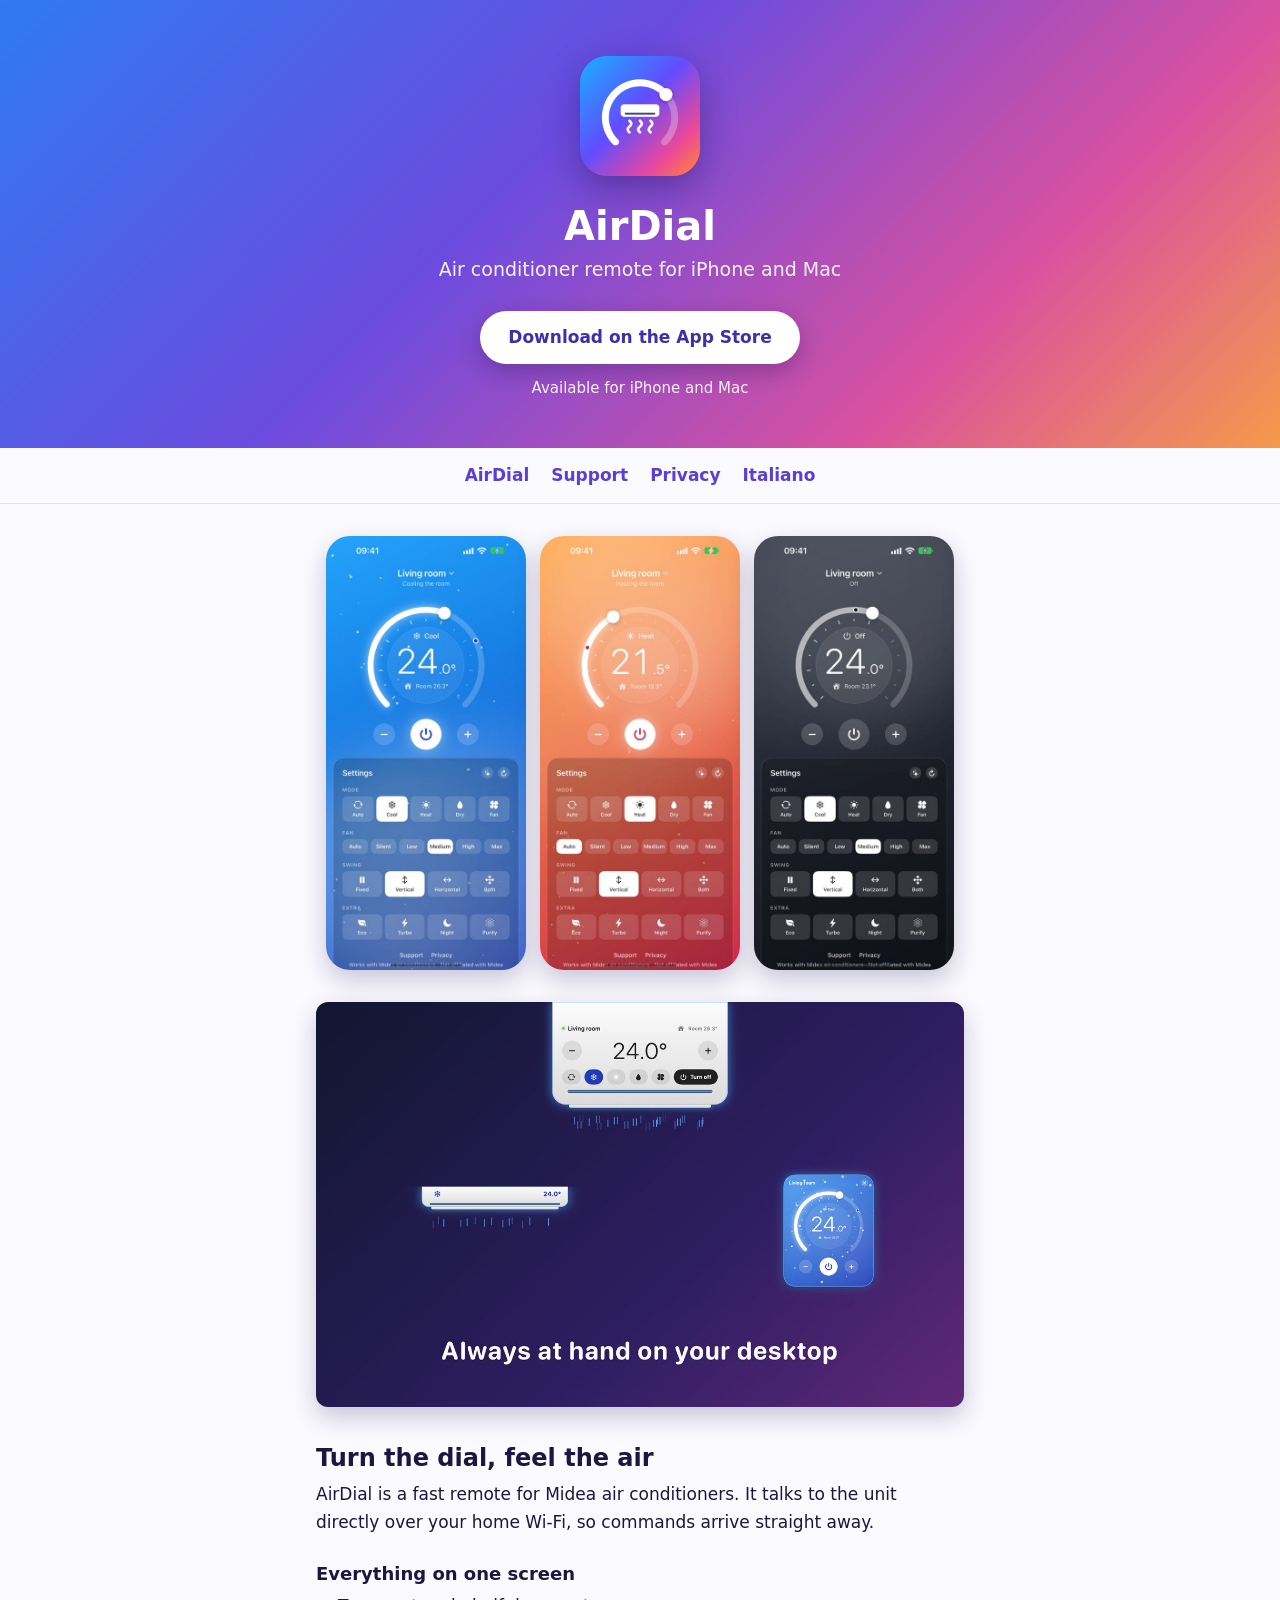
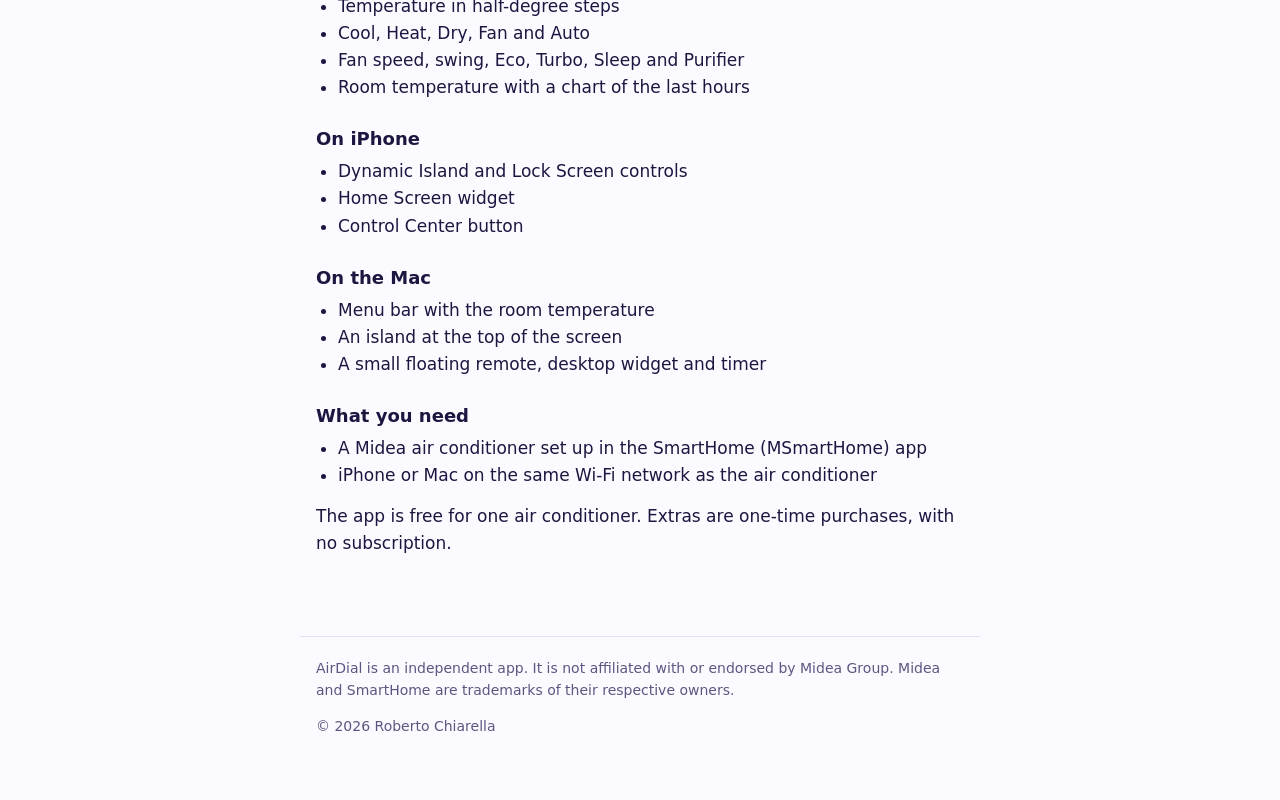
<file: index.html>
<!doctype html>
<html lang="en" data-lang="en">
<head>
<meta charset="utf-8">
<meta name="viewport" content="width=device-width, initial-scale=1">
<title>AirDial</title>
<link rel="icon" href="icon.png">
<link rel="stylesheet" href="style.css">
<script src="lang.js"></script>
</head>
<body>
<header>
<img src="icon.png" alt="AirDial">
<h1>AirDial</h1>
<p lang="en">Air conditioner remote for iPhone and Mac</p>
<p lang="it">Telecomando per condizionatore, su iPhone e Mac</p>
<a class="store" href="https://apps.apple.com/app/id6822468442">
<span lang="en">Download on the App Store</span><span lang="it">Scarica su App Store</span>
</a>
<p class="platforms"><span lang="en">Available for iPhone and Mac</span><span lang="it">Disponibile per iPhone e Mac</span></p>
</header>
<nav>
<a href="index.html">AirDial</a>
<a href="support.html"><span lang="en">Support</span><span lang="it">Assistenza</span></a>
<a href="privacy.html">Privacy</a>
<a href="#" onclick="return switchLanguage()"><span lang="en">Italiano</span><span lang="it">English</span></a>
</nav>
<main>
<div class="shots" lang="en"><img src="img/iphone-en-1-cool.jpg" alt="Cooling" width="440" height="956" loading="lazy"><img src="img/iphone-en-2-heat.jpg" alt="Heating" width="440" height="956" loading="lazy"><img src="img/iphone-en-3-off.jpg" alt="Off" width="440" height="956" loading="lazy"></div>
<img class="mac" lang="en" src="img/mac-en-desktop.jpg" alt="AirDial on the Mac" width="1200" height="750" loading="lazy">
<div class="shots" lang="it"><img src="img/iphone-it-1-cool.jpg" alt="Freddo" width="440" height="956" loading="lazy"><img src="img/iphone-it-2-heat.jpg" alt="Caldo" width="440" height="956" loading="lazy"><img src="img/iphone-it-3-off.jpg" alt="Spento" width="440" height="956" loading="lazy"></div>
<img class="mac" lang="it" src="img/mac-it-desktop.jpg" alt="AirDial sul Mac" width="1200" height="750" loading="lazy">

<div lang="en">
<h2>Turn the dial, feel the air</h2>
<p>AirDial is a fast remote for Midea air conditioners. It talks to the unit directly over your home Wi-Fi, so commands arrive straight away.</p>
<h3>Everything on one screen</h3>
<ul><li>Temperature in half-degree steps</li><li>Cool, Heat, Dry, Fan and Auto</li><li>Fan speed, swing, Eco, Turbo, Sleep and Purifier</li><li>Room temperature with a chart of the last hours</li></ul>
<h3>On iPhone</h3>
<ul><li>Dynamic Island and Lock Screen controls</li><li>Home Screen widget</li><li>Control Center button</li></ul>
<h3>On the Mac</h3>
<ul><li>Menu bar with the room temperature</li><li>An island at the top of the screen</li><li>A small floating remote, desktop widget and timer</li></ul>
<h3>What you need</h3>
<ul><li>A Midea air conditioner set up in the SmartHome (MSmartHome) app</li><li>iPhone or Mac on the same Wi-Fi network as the air conditioner</li></ul>
<p>The app is free for one air conditioner. Extras are one-time purchases, with no subscription.</p>
</div>
<div lang="it">
<h2>Gira la manopola e senti l'aria</h2>
<p>AirDial è un telecomando rapido per i condizionatori Midea. Parla con il condizionatore direttamente dal Wi-Fi di casa, quindi i comandi arrivano subito.</p>
<h3>Tutto in una schermata</h3>
<ul><li>Temperatura a passi di mezzo grado</li><li>Freddo, Caldo, Deumidificatore, Ventola e Auto</li><li>Velocità della ventola, alette, Eco, Turbo, Notte e Purificatore</li><li>Temperatura in stanza con il grafico delle ultime ore</li></ul>
<h3>Su iPhone</h3>
<ul><li>Comandi in Dynamic Island e nella schermata di blocco</li><li>Widget per la schermata Home</li><li>Pulsante nel Centro di Controllo</li></ul>
<h3>Sul Mac</h3>
<ul><li>Barra dei menu con la temperatura in stanza</li><li>Un'isola in alto sullo schermo</li><li>Mini telecomando, widget per la scrivania e timer</li></ul>
<h3>Cosa serve</h3>
<ul><li>Un condizionatore Midea configurato nell'app SmartHome (MSmartHome)</li><li>iPhone o Mac sulla stessa rete Wi-Fi del condizionatore</li></ul>
<p>L'app è gratuita per un condizionatore. Gli extra sono acquisti una tantum, senza abbonamento.</p>
</div>
</main>
<footer>
<p lang="en">AirDial is an independent app. It is not affiliated with or endorsed by Midea Group. Midea and SmartHome are trademarks of their respective owners.</p>
<p lang="it">AirDial è un'app indipendente. Non è affiliata a Midea Group né approvata da essa. Midea e SmartHome sono marchi dei rispettivi proprietari.</p>
<p>© 2026 Roberto Chiarella</p>
</footer>
</body>
</html>
</file>
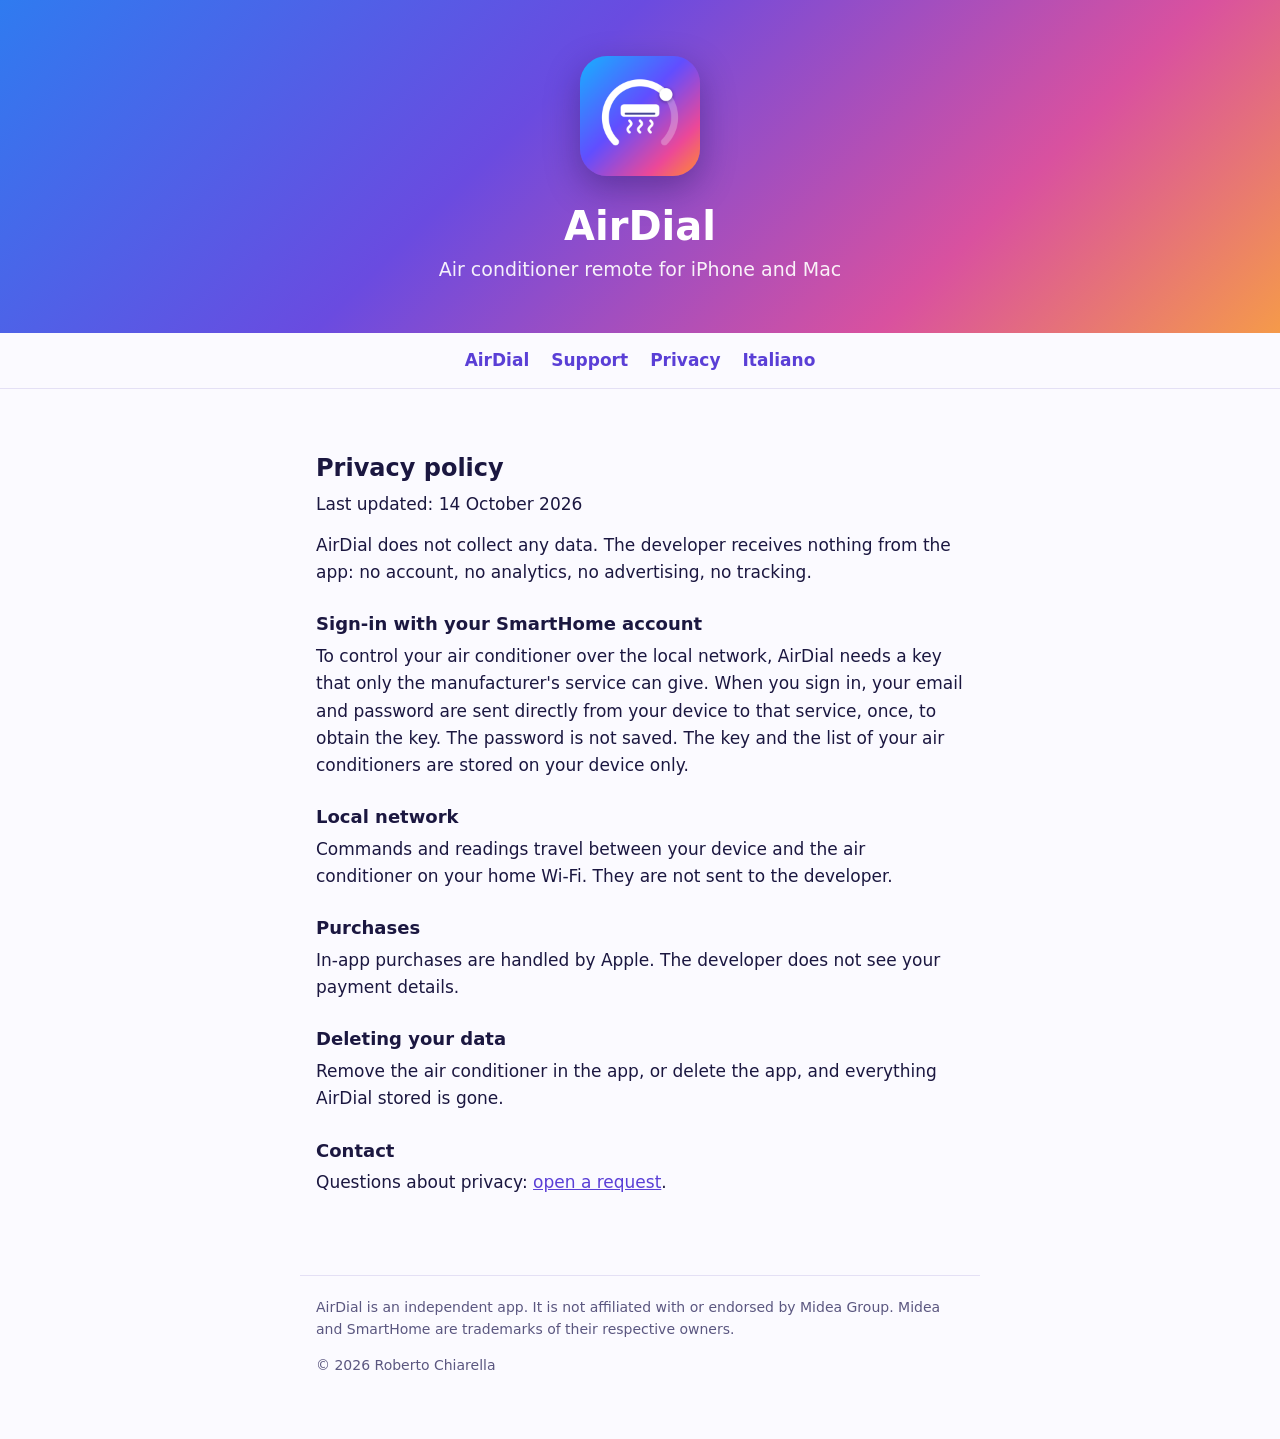
<file: privacy.html>
<!doctype html>
<html lang="en" data-lang="en">
<head>
<meta charset="utf-8">
<meta name="viewport" content="width=device-width, initial-scale=1">
<title>AirDial – Privacy</title>
<link rel="icon" href="icon.png">
<link rel="stylesheet" href="style.css">
<script src="lang.js"></script>
</head>
<body>
<header>
<img src="icon.png" alt="AirDial">
<h1>AirDial</h1>
<p lang="en">Air conditioner remote for iPhone and Mac</p>
<p lang="it">Telecomando per condizionatore, su iPhone e Mac</p>
</header>
<nav>
<a href="index.html">AirDial</a>
<a href="support.html"><span lang="en">Support</span><span lang="it">Assistenza</span></a>
<a href="privacy.html">Privacy</a>
<a href="#" onclick="return switchLanguage()"><span lang="en">Italiano</span><span lang="it">English</span></a>
</nav>
<main>

<div lang="en">
<h2>Privacy policy</h2>
<p>Last updated: 14 October 2026</p>
<p>AirDial does not collect any data. The developer receives nothing from the app: no account, no analytics, no advertising, no tracking.</p>
<h3>Sign-in with your SmartHome account</h3>
<p>To control your air conditioner over the local network, AirDial needs a key that only the manufacturer's service can give. When you sign in, your email and password are sent directly from your device to that service, once, to obtain the key. The password is not saved. The key and the list of your air conditioners are stored on your device only.</p>
<h3>Local network</h3>
<p>Commands and readings travel between your device and the air conditioner on your home Wi-Fi. They are not sent to the developer.</p>
<h3>Purchases</h3>
<p>In-app purchases are handled by Apple. The developer does not see your payment details.</p>
<h3>Deleting your data</h3>
<p>Remove the air conditioner in the app, or delete the app, and everything AirDial stored is gone.</p>
<h3>Contact</h3>
<p>Questions about privacy: <a href="https://github.com/robchdev/airdial-site/issues/new">open a request</a>.</p>
</div>
<div lang="it">
<h2>Informativa sulla privacy</h2>
<p>Ultimo aggiornamento: 14 ottobre 2026</p>
<p>AirDial non raccoglie alcun dato. Lo sviluppatore non riceve niente dall'app: nessun account, nessuna statistica, nessuna pubblicità, nessun tracciamento.</p>
<h3>Accesso con l'account SmartHome</h3>
<p>Per comandare il condizionatore sulla rete locale, AirDial ha bisogno di una chiave che solo il servizio del produttore può fornire. Quando accedi, email e password vengono inviate direttamente dal tuo dispositivo a quel servizio, una sola volta, per ottenere la chiave. La password non viene salvata. La chiave e l'elenco dei tuoi condizionatori restano solo sul tuo dispositivo.</p>
<h3>Rete locale</h3>
<p>Comandi e letture viaggiano tra il tuo dispositivo e il condizionatore sul Wi-Fi di casa. Non vengono inviati allo sviluppatore.</p>
<h3>Acquisti</h3>
<p>Gli acquisti in-app sono gestiti da Apple. Lo sviluppatore non vede i tuoi dati di pagamento.</p>
<h3>Eliminare i dati</h3>
<p>Rimuovi il condizionatore nell'app, oppure elimina l'app, e tutto ciò che AirDial ha salvato sparisce.</p>
<h3>Contatto</h3>
<p>Domande sulla privacy: <a href="https://github.com/robchdev/airdial-site/issues/new">apri una richiesta</a>.</p>
</div>
</main>
<footer>
<p lang="en">AirDial is an independent app. It is not affiliated with or endorsed by Midea Group. Midea and SmartHome are trademarks of their respective owners.</p>
<p lang="it">AirDial è un'app indipendente. Non è affiliata a Midea Group né approvata da essa. Midea e SmartHome sono marchi dei rispettivi proprietari.</p>
<p>© 2026 Roberto Chiarella</p>
</footer>
</body>
</html>
</file>
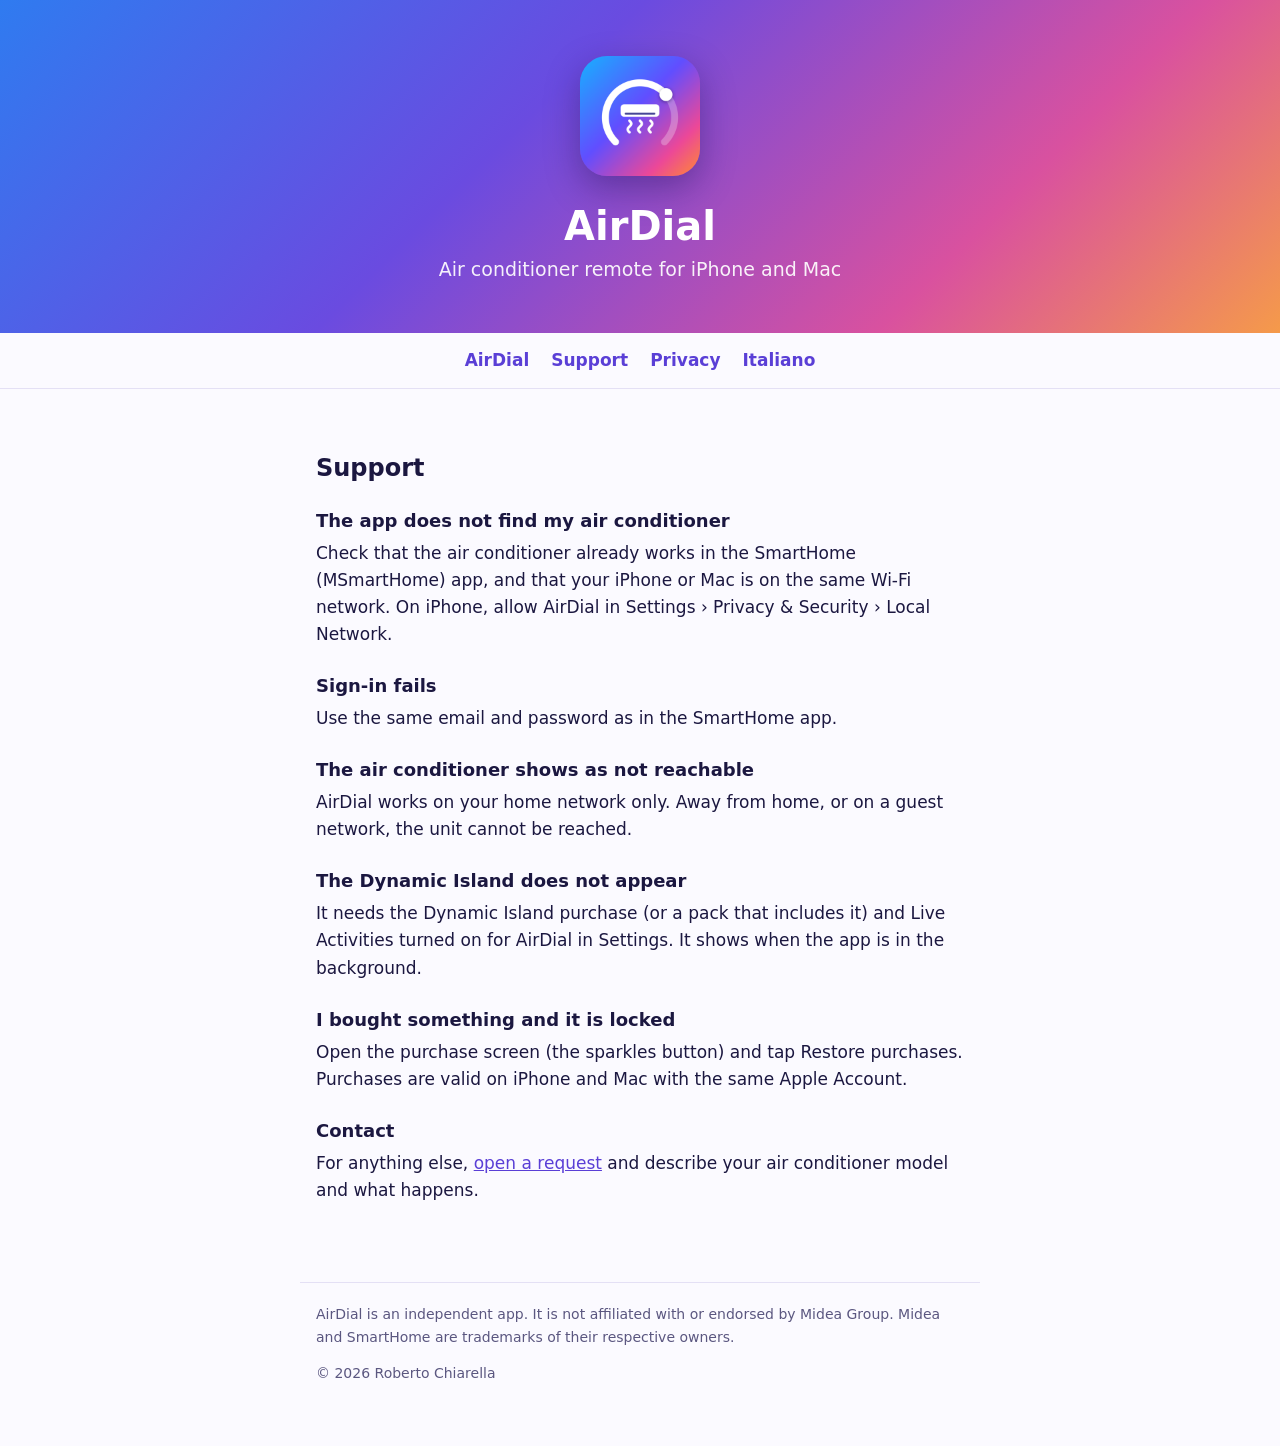
<file: support.html>
<!doctype html>
<html lang="en" data-lang="en">
<head>
<meta charset="utf-8">
<meta name="viewport" content="width=device-width, initial-scale=1">
<title>AirDial – Support</title>
<link rel="icon" href="icon.png">
<link rel="stylesheet" href="style.css">
<script src="lang.js"></script>
</head>
<body>
<header>
<img src="icon.png" alt="AirDial">
<h1>AirDial</h1>
<p lang="en">Air conditioner remote for iPhone and Mac</p>
<p lang="it">Telecomando per condizionatore, su iPhone e Mac</p>
</header>
<nav>
<a href="index.html">AirDial</a>
<a href="support.html"><span lang="en">Support</span><span lang="it">Assistenza</span></a>
<a href="privacy.html">Privacy</a>
<a href="#" onclick="return switchLanguage()"><span lang="en">Italiano</span><span lang="it">English</span></a>
</nav>
<main>

<div lang="en">
<h2>Support</h2>
<h3>The app does not find my air conditioner</h3>
<p>Check that the air conditioner already works in the SmartHome (MSmartHome) app, and that your iPhone or Mac is on the same Wi-Fi network. On iPhone, allow AirDial in Settings › Privacy &amp; Security › Local Network.</p>
<h3>Sign-in fails</h3>
<p>Use the same email and password as in the SmartHome app.</p>
<h3>The air conditioner shows as not reachable</h3>
<p>AirDial works on your home network only. Away from home, or on a guest network, the unit cannot be reached.</p>
<h3>The Dynamic Island does not appear</h3>
<p>It needs the Dynamic Island purchase (or a pack that includes it) and Live Activities turned on for AirDial in Settings. It shows when the app is in the background.</p>
<h3>I bought something and it is locked</h3>
<p>Open the purchase screen (the sparkles button) and tap Restore purchases. Purchases are valid on iPhone and Mac with the same Apple Account.</p>
<h3>Contact</h3>
<p>For anything else, <a href="https://github.com/robchdev/airdial-site/issues/new">open a request</a> and describe your air conditioner model and what happens.</p>
</div>
<div lang="it">
<h2>Assistenza</h2>
<h3>L'app non trova il condizionatore</h3>
<p>Controlla che il condizionatore funzioni già nell'app SmartHome (MSmartHome) e che iPhone o Mac siano sulla stessa rete Wi-Fi. Su iPhone, consenti AirDial in Impostazioni › Privacy e sicurezza › Rete locale.</p>
<h3>L'accesso non riesce</h3>
<p>Usa la stessa email e la stessa password dell'app SmartHome.</p>
<h3>Il condizionatore risulta non raggiungibile</h3>
<p>AirDial funziona solo sulla rete di casa. Fuori casa, o su una rete ospiti, il condizionatore non è raggiungibile.</p>
<h3>La Dynamic Island non compare</h3>
<p>Servono l'acquisto Dynamic Island (o un pacchetto che lo include) e le Attività in tempo reale attive per AirDial in Impostazioni. Compare quando l'app è in secondo piano.</p>
<h3>Ho comprato qualcosa ma è bloccato</h3>
<p>Apri la schermata degli acquisti (il pulsante con le scintille) e tocca Ripristina acquisti. Gli acquisti valgono su iPhone e Mac con lo stesso Apple Account.</p>
<h3>Contatto</h3>
<p>Per tutto il resto, <a href="https://github.com/robchdev/airdial-site/issues/new">apri una richiesta</a> indicando il modello del condizionatore e cosa succede.</p>
</div>
</main>
<footer>
<p lang="en">AirDial is an independent app. It is not affiliated with or endorsed by Midea Group. Midea and SmartHome are trademarks of their respective owners.</p>
<p lang="it">AirDial è un'app indipendente. Non è affiliata a Midea Group né approvata da essa. Midea e SmartHome sono marchi dei rispettivi proprietari.</p>
<p>© 2026 Roberto Chiarella</p>
</footer>
</body>
</html>
</file>
<file: style.css>
:root { --ink: #1b1740; --soft: #5b5780; --paper: #fbfaff; --line: #e4e0f5; --accent: #5a3fd6; }
@media (prefers-color-scheme: dark) {
  :root { --ink: #f1eeff; --soft: #a9a4cf; --paper: #131026; --line: #2c2750; --accent: #a996ff; }
}
* { box-sizing: border-box; }
body { margin: 0; background: var(--paper); color: var(--ink);
  font: 17px/1.6 ui-rounded, "SF Pro Rounded", -apple-system, system-ui, sans-serif; }
header { background: linear-gradient(135deg, #2f7bf0, #6a4be0 40%, #d9519f 75%, #f59a4a); color: #fff;
  padding: 56px 16px 48px; text-align: center; }
header img { width: 120px; height: 120px; border-radius: 27px; box-shadow: 0 12px 34px rgba(20, 10, 70, .35); }
header h1 { font-size: 40px; line-height: 1.1; margin: 20px 0 6px; }
header p { margin: 0; font-size: 19px; opacity: .92; }
nav { display: flex; flex-wrap: wrap; gap: 6px 22px; justify-content: center; padding: 14px 16px;
  border-bottom: 1px solid var(--line); }
a { color: var(--accent); }
nav a { text-decoration: none; font-weight: 600; }
nav a:hover, nav a:focus-visible { text-decoration: underline; }
main { max-width: 680px; margin: 0 auto; padding: 28px 16px 64px; }
h2 { font-size: 24px; line-height: 1.25; margin: 36px 0 8px; }
h3 { font-size: 18px; margin: 24px 0 4px; }
p, ul { margin: 0 0 14px; }
ul { padding-left: 22px; }
footer { max-width: 680px; margin: 0 auto; padding: 20px 16px 48px; border-top: 1px solid var(--line);
  color: var(--soft); font-size: 14px; }
html[data-lang="en"] [lang="it"], html[data-lang="it"] [lang="en"] { display: none; }
header .store { display: inline-block; margin-top: 26px; padding: 13px 28px; border-radius: 999px;
  background: #fff; color: #3d2fae; font-weight: 700; text-decoration: none; box-shadow: 0 8px 22px rgba(20, 10, 70, .28); }
header .store:hover, header .store:focus-visible { background: #f1edff; }
header .platforms { margin-top: 12px; font-size: 15px; }
.shots { display: flex; gap: 14px; overflow-x: auto; scroll-snap-type: x mandatory; padding: 4px 2px 14px;
  margin: 0 -16px; padding-left: 16px; padding-right: 16px; }
.shots img { flex: 0 0 auto; width: 200px; height: auto; border-radius: 24px; scroll-snap-align: start;
  box-shadow: 0 10px 26px rgba(20, 10, 70, .22); }
img.mac { display: block; width: 100%; height: auto; margin: 18px 0 8px; border-radius: 12px;
  box-shadow: 0 10px 26px rgba(20, 10, 70, .22); }
@media (min-width: 700px) { .shots { justify-content: center; overflow: visible; margin: 0; padding: 4px 0 14px; } }
</file>
